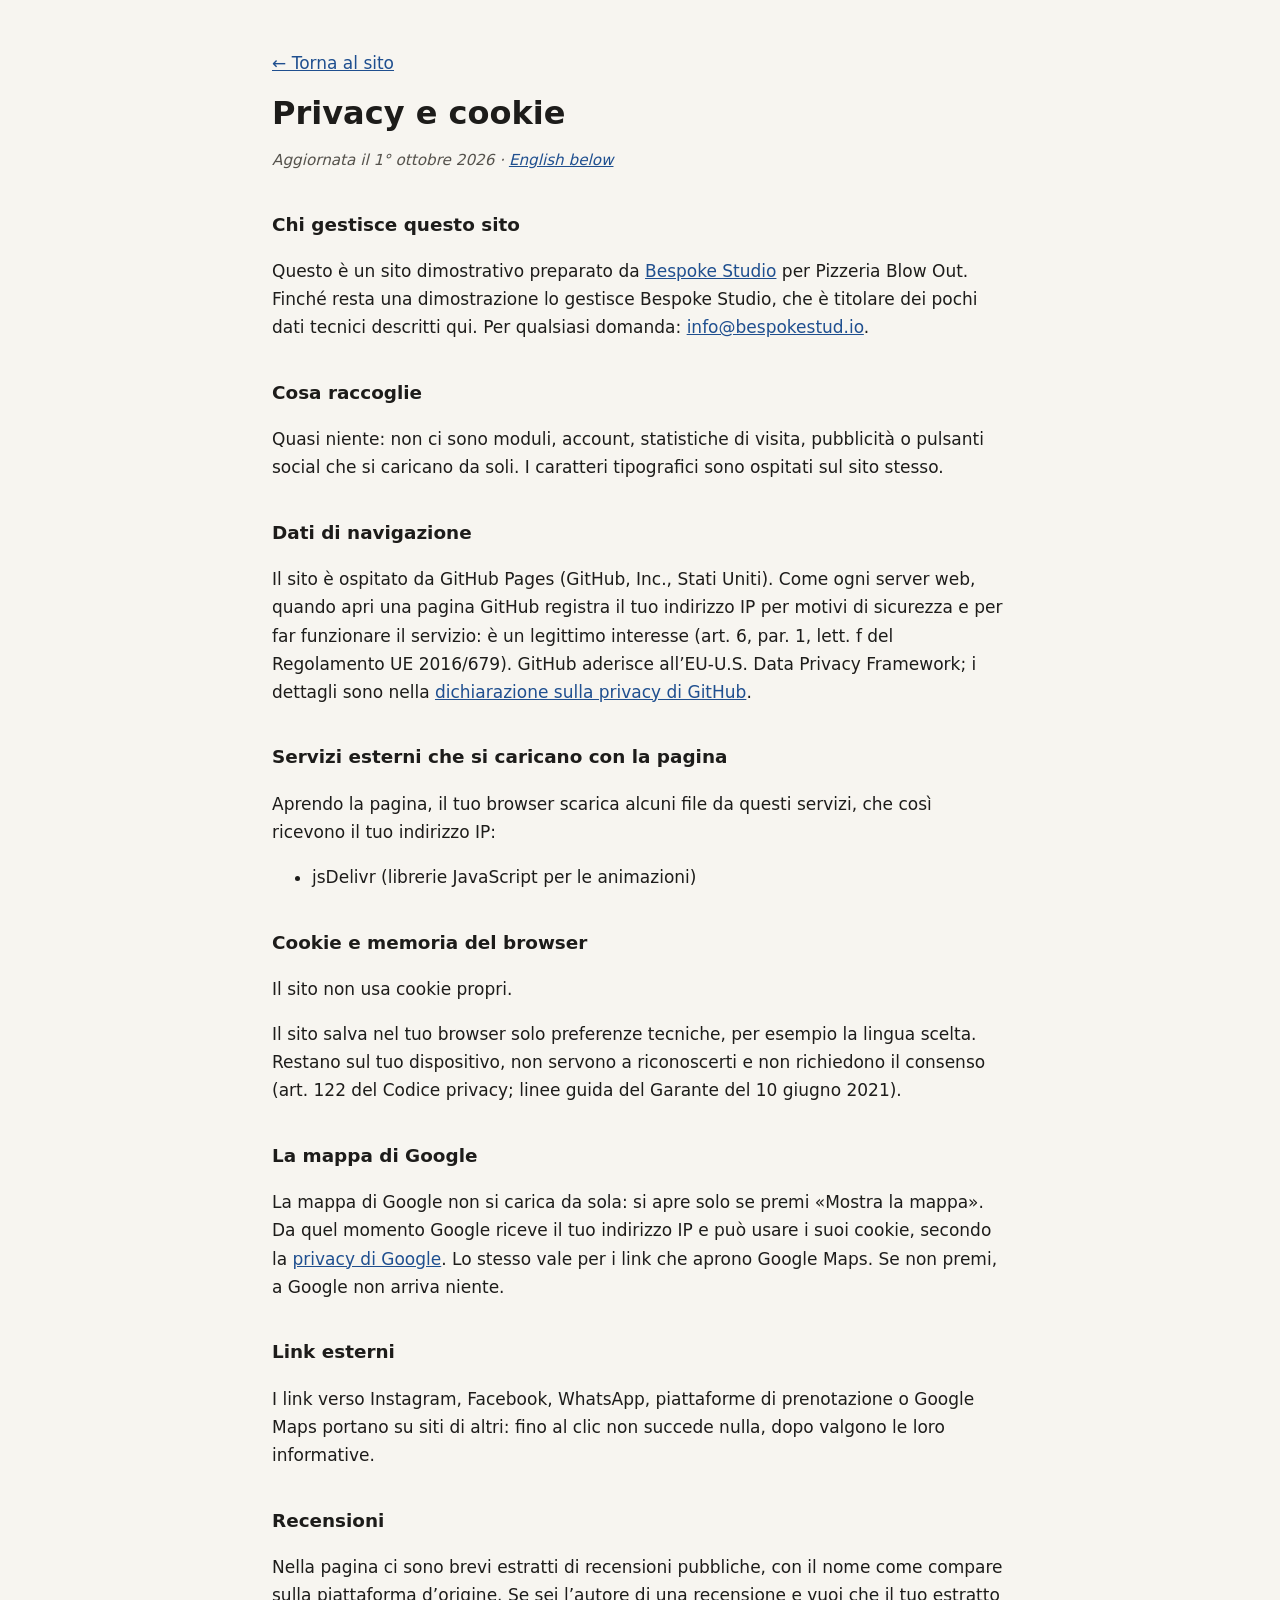
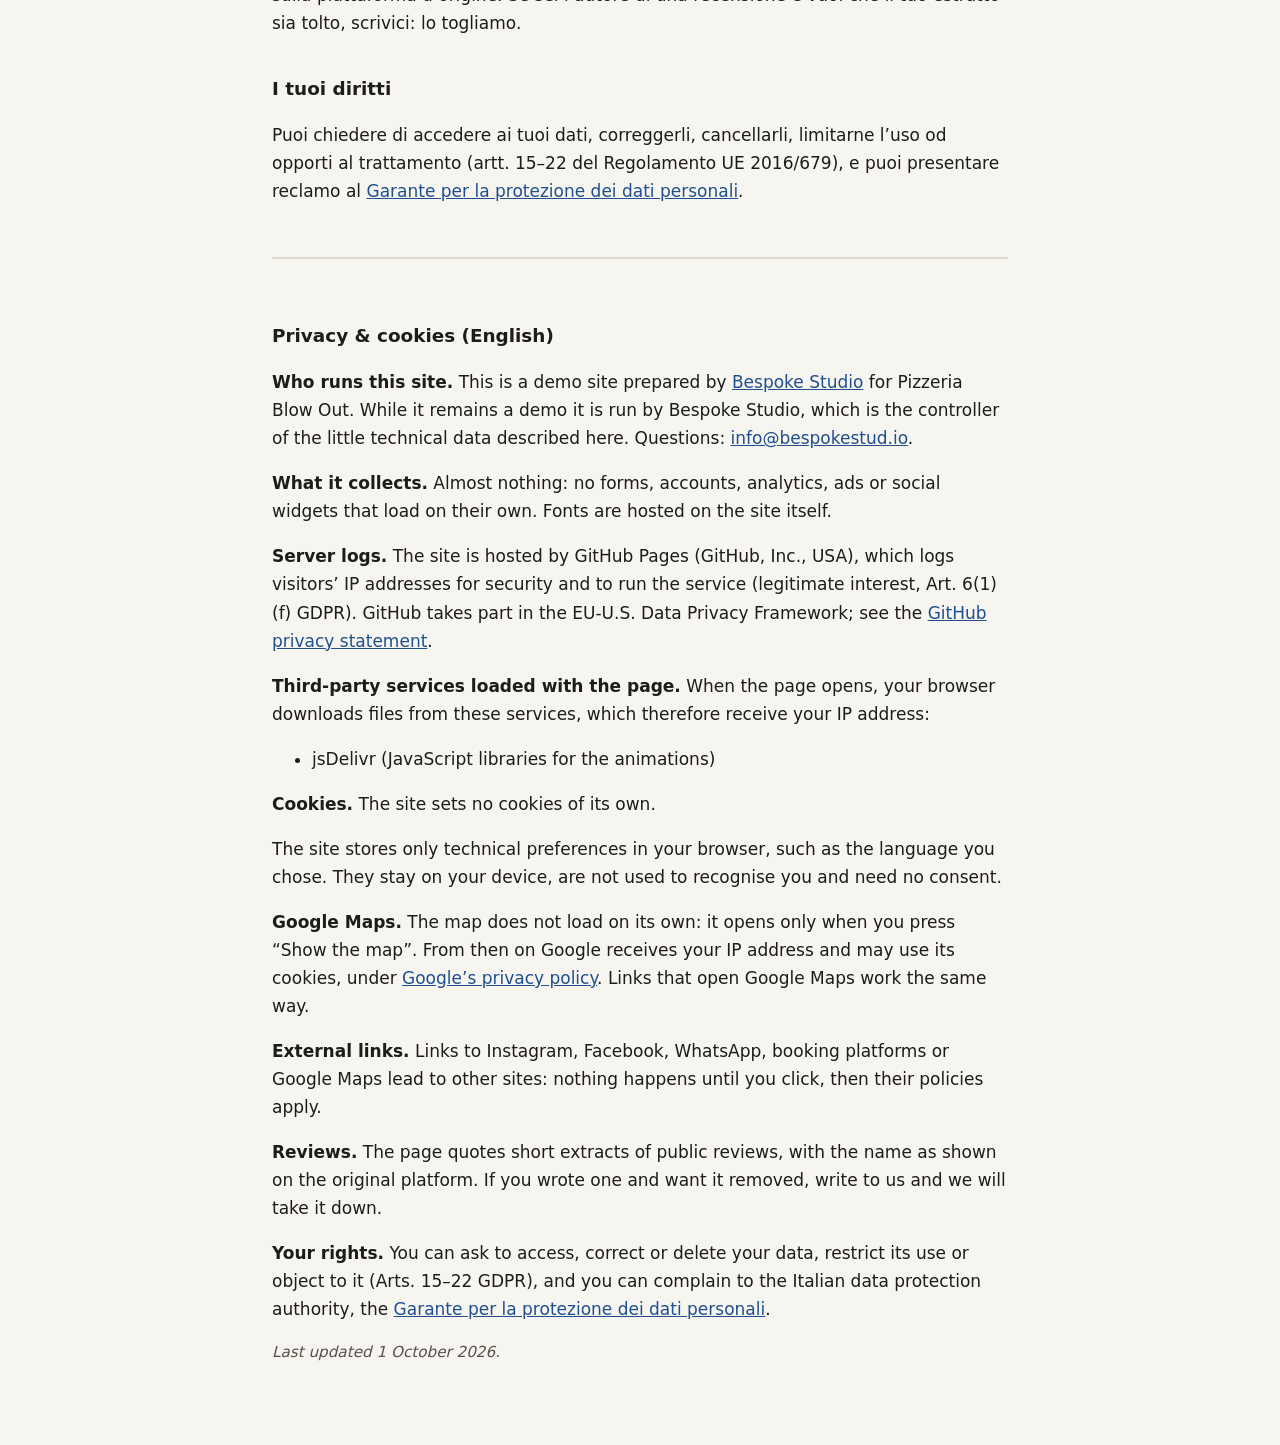
<file: privacy.html>
<!DOCTYPE html>
<html lang="it">
<head>
  <meta charset="UTF-8">
  <meta name="viewport" content="width=device-width, initial-scale=1.0">
  <meta name="robots" content="noindex">
  <title>Privacy e cookie · Pizzeria Blow Out</title>
  <meta name="description" content="Informativa privacy e cookie del sito Pizzeria Blow Out.">
  <style>
    body { margin: 0; background: #f7f5f0; color: #1d1c1a; font: 17px/1.65 system-ui, -apple-system, "Segoe UI", Roboto, sans-serif; }
    main { max-width: 46rem; margin: 0 auto; padding: 32px 20px 64px; }
    h1 { font-size: 2rem; line-height: 1.2; margin: 0.4em 0 0.2em; }
    h2 { font-size: 1.15rem; margin: 2em 0 0.4em; }
    a { color: #1f4f8f; }
    .data { color: #55524c; font-style: italic; font-size: 0.95rem; }
    .en { margin-top: 3em; padding-top: 1.5em; border-top: 2px solid #ddd8cc; }
    code { font-size: 0.9em; background: #ebe7dc; padding: 0 4px; border-radius: 3px; }
  </style>
</head>
<body>
<main>
  <p><a href="index.html">← Torna al sito</a></p>
  <h1>Privacy e cookie</h1>
  <p class="data">Aggiornata il 1° ottobre 2026 · <a href="#english" lang="en">English below</a></p>
  <h2>Chi gestisce questo sito</h2>
  <p>Questo è un sito dimostrativo preparato da <a href="https://bespokestud.io" rel="noopener">Bespoke Studio</a> per Pizzeria Blow Out. Finché resta una dimostrazione lo gestisce Bespoke Studio, che è titolare dei pochi dati tecnici descritti qui. Per qualsiasi domanda: <a href="mailto:info@bespokestud.io">info@bespokestud.io</a>.</p>
  <h2>Cosa raccoglie</h2>
  <p>Quasi niente: non ci sono moduli, account, statistiche di visita, pubblicità o pulsanti social che si caricano da soli. I caratteri tipografici sono ospitati sul sito stesso.</p>
  <h2>Dati di navigazione</h2>
  <p>Il sito è ospitato da GitHub Pages (GitHub, Inc., Stati Uniti). Come ogni server web, quando apri una pagina GitHub registra il tuo indirizzo IP per motivi di sicurezza e per far funzionare il servizio: è un legittimo interesse (art. 6, par. 1, lett. f del Regolamento UE 2016/679). GitHub aderisce all’EU-U.S. Data Privacy Framework; i dettagli sono nella <a href="https://docs.github.com/site-policy/privacy-policies/github-general-privacy-statement" rel="noopener">dichiarazione sulla privacy di GitHub</a>.</p>
  <h2>Servizi esterni che si caricano con la pagina</h2>
  <p>Aprendo la pagina, il tuo browser scarica alcuni file da questi servizi, che così ricevono il tuo indirizzo IP:</p>
  <ul><li>jsDelivr (librerie JavaScript per le animazioni)</li></ul>
  <h2>Cookie e memoria del browser</h2>
  <p>Il sito non usa cookie propri.</p>
  <p>Il sito salva nel tuo browser solo preferenze tecniche, per esempio la lingua scelta. Restano sul tuo dispositivo, non servono a riconoscerti e non richiedono il consenso (art. 122 del Codice privacy; linee guida del Garante del 10 giugno 2021).</p>
  <h2>La mappa di Google</h2>
  <p>La mappa di Google non si carica da sola: si apre solo se premi «Mostra la mappa». Da quel momento Google riceve il tuo indirizzo IP e può usare i suoi cookie, secondo la <a href="https://policies.google.com/privacy?hl=it" rel="noopener">privacy di Google</a>. Lo stesso vale per i link che aprono Google Maps. Se non premi, a Google non arriva niente.</p>
  <h2>Link esterni</h2>
  <p>I link verso Instagram, Facebook, WhatsApp, piattaforme di prenotazione o Google Maps portano su siti di altri: fino al clic non succede nulla, dopo valgono le loro informative.</p>
  <h2>Recensioni</h2>
  <p>Nella pagina ci sono brevi estratti di recensioni pubbliche, con il nome come compare sulla piattaforma d’origine. Se sei l’autore di una recensione e vuoi che il tuo estratto sia tolto, scrivici: lo togliamo.</p>
  <h2>I tuoi diritti</h2>
  <p>Puoi chiedere di accedere ai tuoi dati, correggerli, cancellarli, limitarne l’uso od opporti al trattamento (artt. 15–22 del Regolamento UE 2016/679), e puoi presentare reclamo al <a href="https://www.garanteprivacy.it" rel="noopener">Garante per la protezione dei dati personali</a>.</p>
  <div class="en" id="english" lang="en">
    <h2>Privacy &amp; cookies (English)</h2>
    <p><strong>Who runs this site.</strong> This is a demo site prepared by <a href="https://bespokestud.io" rel="noopener">Bespoke Studio</a> for Pizzeria Blow Out. While it remains a demo it is run by Bespoke Studio, which is the controller of the little technical data described here. Questions: <a href="mailto:info@bespokestud.io">info@bespokestud.io</a>.</p>
    <p><strong>What it collects.</strong> Almost nothing: no forms, accounts, analytics, ads or social widgets that load on their own. Fonts are hosted on the site itself.</p>
    <p><strong>Server logs.</strong> The site is hosted by GitHub Pages (GitHub, Inc., USA), which logs visitors’ IP addresses for security and to run the service (legitimate interest, Art. 6(1)(f) GDPR). GitHub takes part in the EU-U.S. Data Privacy Framework; see the <a href="https://docs.github.com/site-policy/privacy-policies/github-general-privacy-statement" rel="noopener">GitHub privacy statement</a>.</p>
    <p><strong>Third-party services loaded with the page.</strong> When the page opens, your browser downloads files from these services, which therefore receive your IP address:</p><ul><li>jsDelivr (JavaScript libraries for the animations)</li></ul>
    <p><strong>Cookies.</strong> The site sets no cookies of its own.</p>
    <p>The site stores only technical preferences in your browser, such as the language you chose. They stay on your device, are not used to recognise you and need no consent.</p>
    <p><strong>Google Maps.</strong> The map does not load on its own: it opens only when you press “Show the map”. From then on Google receives your IP address and may use its cookies, under <a href="https://policies.google.com/privacy?hl=en" rel="noopener">Google’s privacy policy</a>. Links that open Google Maps work the same way.</p>
    <p><strong>External links.</strong> Links to Instagram, Facebook, WhatsApp, booking platforms or Google Maps lead to other sites: nothing happens until you click, then their policies apply.</p>
    <p><strong>Reviews.</strong> The page quotes short extracts of public reviews, with the name as shown on the original platform. If you wrote one and want it removed, write to us and we will take it down.</p>
    <p><strong>Your rights.</strong> You can ask to access, correct or delete your data, restrict its use or object to it (Arts. 15–22 GDPR), and you can complain to the Italian data protection authority, the <a href="https://www.garanteprivacy.it" rel="noopener">Garante per la protezione dei dati personali</a>.</p>
    <p class="data">Last updated 1 October 2026.</p>
  </div>
</main>
</body>
</html>
</file>
